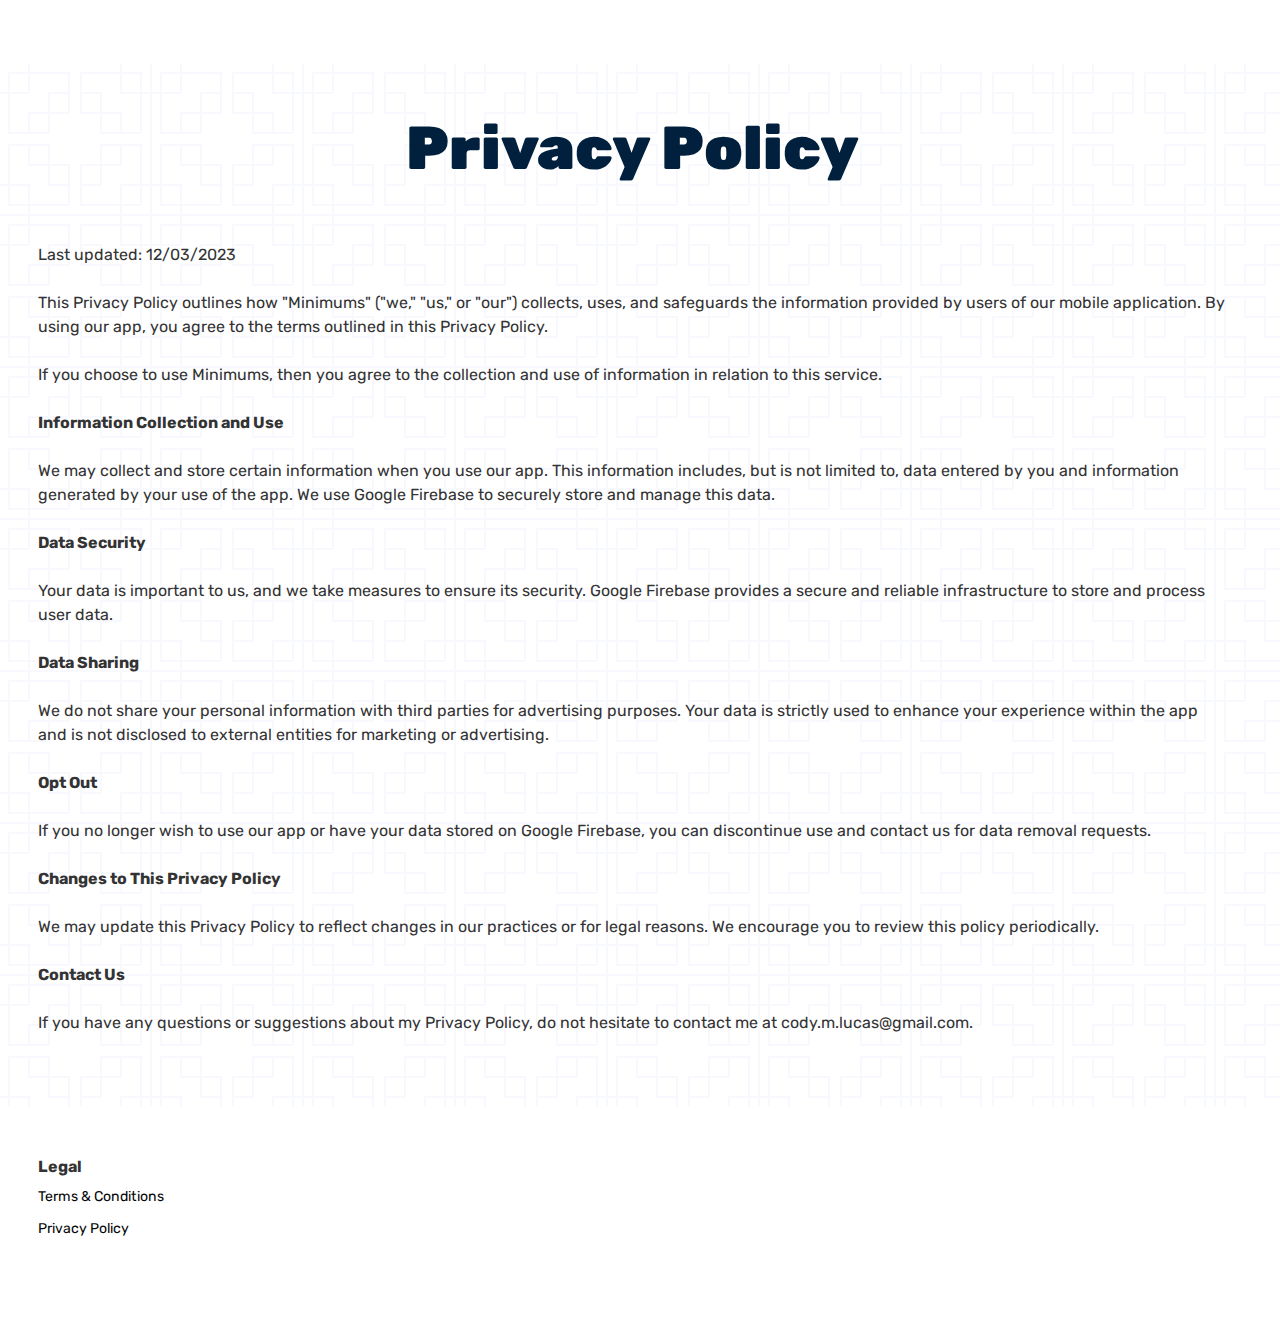
<file: privacyPolicy.html>
<!DOCTYPE html>
<html lang="en">
  <head>
    <meta charset="UTF-8" />
    <meta name="viewport" content="width=device-width, initial-scale=1.0" />
    <link rel="stylesheet" href="./style.css" />
    <link href="https://unpkg.com/aos@2.3.1/dist/aos.css" rel="stylesheet" />
    <title>Minimums - Fly the numbers</title>
  </head>
  <body>
    <header class="header">
      <div class="header__container container">
        <div class="header__text">
          <h1 class="header__legal_heading">
            <span class="highlighted">Privacy Policy</span>
          </h1>
          <p class="header__legal_text">
<br><br>Last updated: 12/03/2023<br><br>

This Privacy Policy outlines how "Minimums" ("we," "us," or "our") collects, uses, and safeguards the information provided by users of our mobile application. By using our app, you agree to the terms outlined in this Privacy Policy.<br><br>

If you choose to use Minimums, then you agree to the collection and use of information in relation to this service.<br><br>

<strong>Information Collection and Use</strong><br><br>

We may collect and store certain information when you use our app. This information includes, but is not limited to, data entered by you and information generated by your use of the app. We use Google Firebase to securely store and manage this data.<br><br>


<strong>Data Security</strong><br><br>

Your data is important to us, and we take measures to ensure its security. Google Firebase provides a secure and reliable infrastructure to store and process user data.<br><br>

<strong>Data Sharing</strong><br><br>

We do not share your personal information with third parties for advertising purposes. Your data is strictly used to enhance your experience within the app and is not disclosed to external entities for marketing or advertising.<br><br>

<strong>Opt Out</strong><br><br>

If you no longer wish to use our app or have your data stored on Google Firebase, you can discontinue use and contact us for data removal requests.<br><br>

<strong>Changes to This Privacy Policy</strong><br><br>

We may update this Privacy Policy to reflect changes in our practices or for legal reasons. We encourage you to review this policy periodically.<br><br>

<strong>Contact Us</strong><br><br>

If you have any questions or suggestions about my Privacy Policy, do not hesitate to contact me at cody.m.lucas@gmail.com.<br><br>
          </p>
        </div>
      </div>
    </header>

    <footer class="section footer">
      <section class="footer__container container">
        <!--<article class="footer__links">
          <p class="footer__links-heading">Product</p>
          <ul class="footer__links-list">
            <li class="footer__links-item">
              <a href="#" class="footer__link">Product</a>
            </li>
            <li class="footer__links-item">
              <a href="#" class="footer__link">Product</a>
            </li>
            <li class="footer__links-item">
              <a href="#" class="footer__link">Product</a>
            </li>
            <li class="footer__links-item">
              <a href="#" class="footer__link">Product</a>
            </li>
          </ul>
        </article>-->

      <!--  <article class="footer__links">
          <p class="footer__links-heading">Company</p>
          <ul class="footer__links-list">
            <li class="footer__links-item">
              <a href="#" class="footer__link">About Us</a>
            </li>
            <li class="footer__links-item">
              <a href="#" class="footer__link">Careers</a>
            </li>
            <li class="footer__links-item">
              <a href="#" class="footer__link">Write for us</a>
            </li>
            <li class="footer__links-item">
              <a href="#" class="footer__link">Team</a>
            </li>
          </ul>
        </article> -->

        <article class="footer__links">
          <p class="footer__links-heading">Legal</p>
          <ul class="footer__links-list">
            <li class="footer__links-item">
              <a href="https://cmlucas.github.io/minimums/toc.html" class="footer__link">Terms & Conditions</a>
            </li>
            <li class="footer__links-item">
              <a href="https://cmlucas.github.io/minimums/privacyPolicy.html" class="footer__link">Privacy Policy</a>
            </li>
          </ul>
        </article>
      </section>
    </footer>

    <script src="https://unpkg.com/aos@2.3.1/dist/aos.js"></script>

    <script>
      var hamburger = document.querySelector(".nav__hamburger");
      var body = document.querySelector("body");
      var mobileNavigation = document.querySelector(".nav__mobile-nav");

      AOS.init();

      function toggleMobileNav(e) {
        body.classList.toggle("mobile-nav-open");
      }

      function isModalOpen() {
        return body.classList.contains("mobile-nav-open") ? true : false;
      }

      // FIXME: Find a better way to close modal when body is clicked
      function closeMobileMenu(e) {
        console.log(
          e.target.classList.contains("nav__mobiile-item") ||
            e.target.classList.contains("nav__hamburger") ||
            e.target.classList.contains("nav__container")
        );
        if (
          isModalOpen() &&
          (e.target.classList.contains("nav__mobiile-item") ||
            e.target.classList.contains("nav__hamburger"))
        )
          return;

        body.classList.remove("mobile-nav-open");
      }

      window.addEventListener("click", closeMobileMenu);

      hamburger.addEventListener("click", toggleMobileNav);
    </script>
  </body>
</html>
</file>
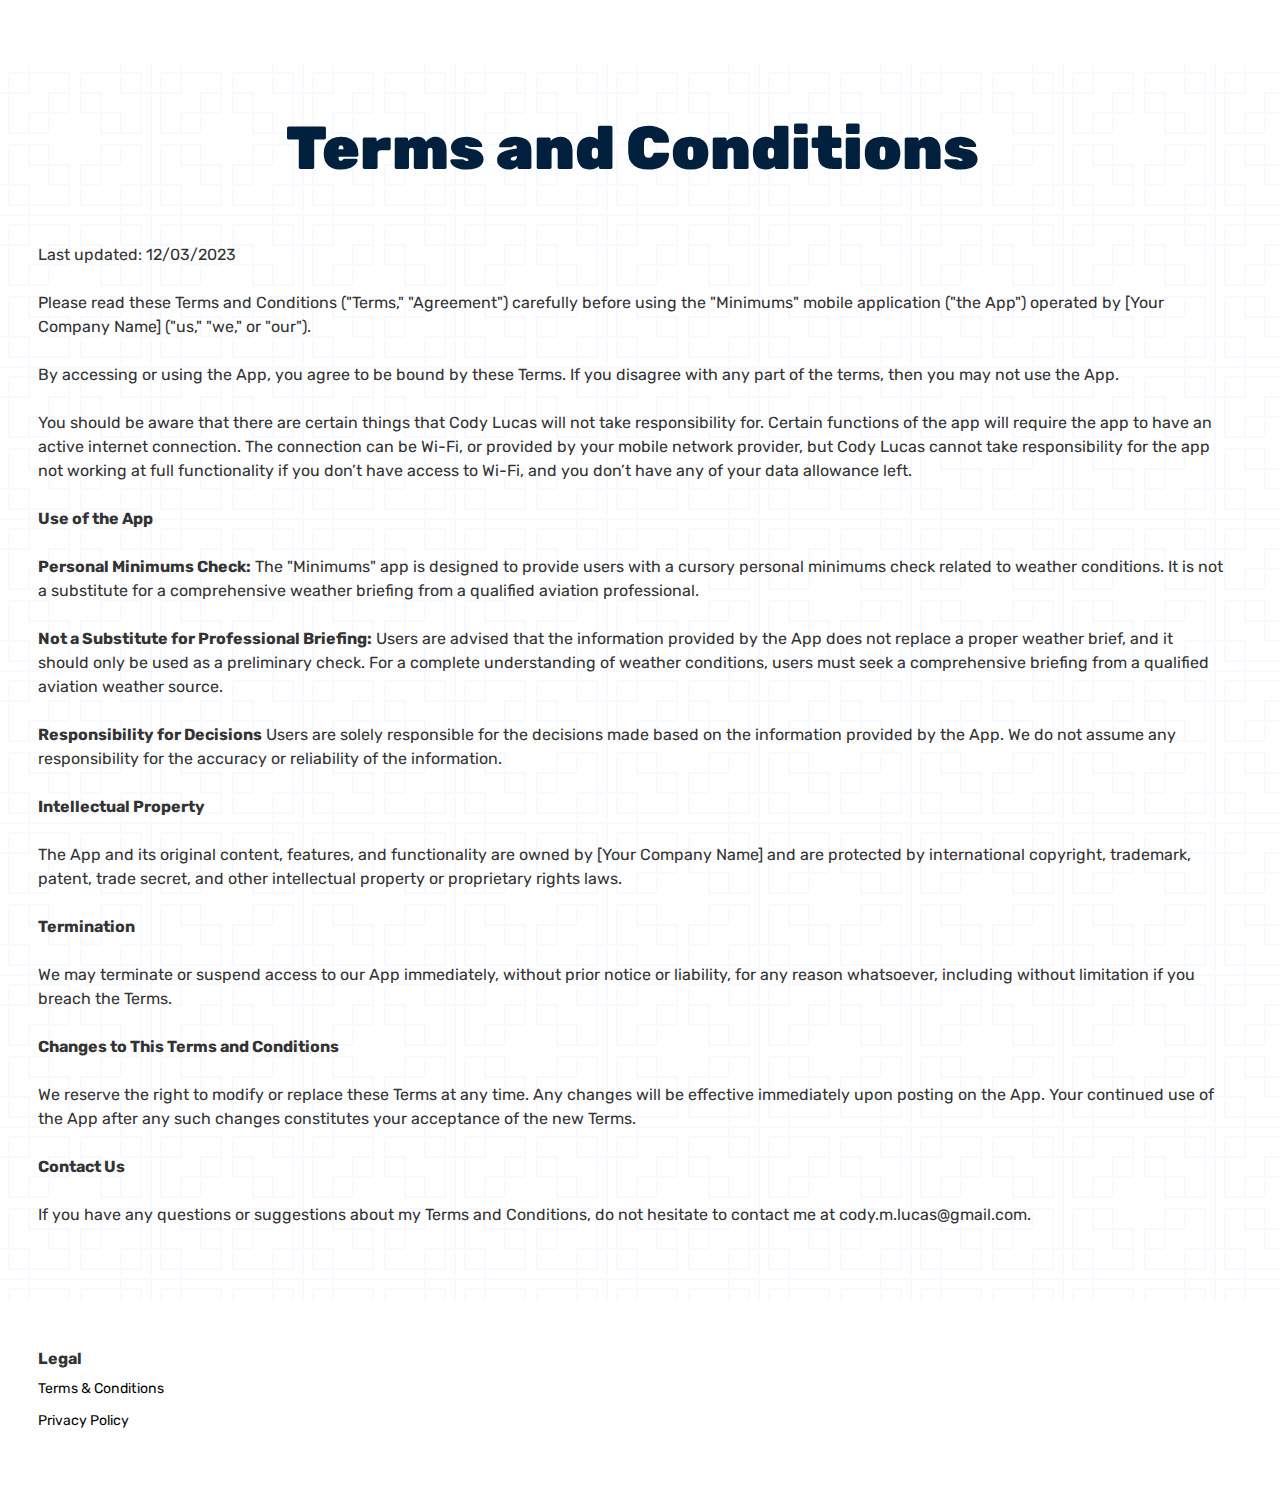
<file: toc.html>
<!DOCTYPE html>
<html lang="en">
  <head>
    <meta charset="UTF-8" />
    <meta name="viewport" content="width=device-width, initial-scale=1.0" />
    <link rel="stylesheet" href="./style.css" />
    <link href="https://unpkg.com/aos@2.3.1/dist/aos.css" rel="stylesheet" />
    <title>Minimums - Fly the numbers</title>
  </head>
  <body>
    <header class="header">
      <div class="header__container container">
        <div class="header__text">
          <h1 class="header__legal_heading">
            <span class="highlighted">Terms and Conditions</span>
          </h1>
          <p class="header__legal_text">
<br><br>Last updated: 12/03/2023<br><br>

Please read these Terms and Conditions ("Terms," "Agreement") carefully before using the "Minimums" mobile application ("the App") operated by [Your Company Name] ("us," "we," or "our").<br><br>

By accessing or using the App, you agree to be bound by these Terms. If you disagree with any part of the terms, then you may not use the App.<br><br>

You should be aware that there are certain things that Cody Lucas will not take responsibility for. Certain functions of the app will require the app to have an active internet connection. The connection can be Wi-Fi, or provided by your mobile network provider, but Cody Lucas cannot take responsibility for the app not working at full functionality if you don’t have access to Wi-Fi, and you don’t have any of your data allowance left.<br><br>

<strong>Use of the App</strong><br><br>

<strong>Personal Minimums Check:</strong> The "Minimums" app is designed to provide users with a cursory personal minimums check related to weather conditions. It is not a substitute for a comprehensive weather briefing from a qualified aviation professional.<br><br>

<strong>Not a Substitute for Professional Briefing:</strong> Users are advised that the information provided by the App does not replace a proper weather brief, and it should only be used as a preliminary check. For a complete understanding of weather conditions, users must seek a comprehensive briefing from a qualified aviation weather source.<br><br>

<strong>Responsibility for Decisions</strong> Users are solely responsible for the decisions made based on the information provided by the App. We do not assume any responsibility for the accuracy or reliability of the information.<br><br>

<strong>Intellectual Property</strong><br><br>

The App and its original content, features, and functionality are owned by [Your Company Name] and are protected by international copyright, trademark, patent, trade secret, and other intellectual property or proprietary rights laws.<br><br>

<strong>Termination</strong><br><br>

We may terminate or suspend access to our App immediately, without prior notice or liability, for any reason whatsoever, including without limitation if you breach the Terms.<br><br>

<strong>Changes to This Terms and Conditions</strong><br><br>

We reserve the right to modify or replace these Terms at any time. Any changes will be effective immediately upon posting on the App. Your continued use of the App after any such changes constitutes your acceptance of the new Terms.<br><br>

<strong>Contact Us</strong><br><br>

If you have any questions or suggestions about my Terms and Conditions, do not hesitate to contact me at cody.m.lucas@gmail.com.<br><br>
          </p>
        </div>
      </div>
    </header>

    <footer class="section footer">
      <section class="footer__container container">
        <!--<article class="footer__links">
          <p class="footer__links-heading">Product</p>
          <ul class="footer__links-list">
            <li class="footer__links-item">
              <a href="#" class="footer__link">Product</a>
            </li>
            <li class="footer__links-item">
              <a href="#" class="footer__link">Product</a>
            </li>
            <li class="footer__links-item">
              <a href="#" class="footer__link">Product</a>
            </li>
            <li class="footer__links-item">
              <a href="#" class="footer__link">Product</a>
            </li>
          </ul>
        </article>-->

      <!--  <article class="footer__links">
          <p class="footer__links-heading">Company</p>
          <ul class="footer__links-list">
            <li class="footer__links-item">
              <a href="#" class="footer__link">About Us</a>
            </li>
            <li class="footer__links-item">
              <a href="#" class="footer__link">Careers</a>
            </li>
            <li class="footer__links-item">
              <a href="#" class="footer__link">Write for us</a>
            </li>
            <li class="footer__links-item">
              <a href="#" class="footer__link">Team</a>
            </li>
          </ul>
        </article> -->

        <article class="footer__links">
          <p class="footer__links-heading">Legal</p>
          <ul class="footer__links-list">
            <li class="footer__links-item">
              <a href="https://cmlucas.github.io/minimums/toc.html" class="footer__link">Terms & Conditions</a>
            </li>
            <li class="footer__links-item">
              <a href="https://cmlucas.github.io/minimums/privacyPolicy.html" class="footer__link">Privacy Policy</a>
            </li>
          </ul>
        </article>
      </section>
    </footer>

    <script src="https://unpkg.com/aos@2.3.1/dist/aos.js"></script>

    <script>
      var hamburger = document.querySelector(".nav__hamburger");
      var body = document.querySelector("body");
      var mobileNavigation = document.querySelector(".nav__mobile-nav");

      AOS.init();

      function toggleMobileNav(e) {
        body.classList.toggle("mobile-nav-open");
      }

      function isModalOpen() {
        return body.classList.contains("mobile-nav-open") ? true : false;
      }

      // FIXME: Find a better way to close modal when body is clicked
      function closeMobileMenu(e) {
        console.log(
          e.target.classList.contains("nav__mobiile-item") ||
            e.target.classList.contains("nav__hamburger") ||
            e.target.classList.contains("nav__container")
        );
        if (
          isModalOpen() &&
          (e.target.classList.contains("nav__mobiile-item") ||
            e.target.classList.contains("nav__hamburger"))
        )
          return;

        body.classList.remove("mobile-nav-open");
      }

      window.addEventListener("click", closeMobileMenu);

      hamburger.addEventListener("click", toggleMobileNav);
    </script>
  </body>
</html>
</file>
<file: style.css>
@import url("https://fonts.googleapis.com/css2?family=Rubik:wght@400;700&display=swap");

/* General */
*,
*::after,
*::before {
  margin: 0;
  padding: 0;
  box-sizing: border-box;
}
:focus {
  outline: 3px dotted var(--prim-color);
}

:root {
  --nav-shadow: 0 1px 4px rgba(178, 178, 178, 0.25);
  --black: #000;
  --black-light: #050505;
  --black-lighter: #4d4d4d;
  --white: #fff;
  --prim-color: #00203D;
  --prim-color-shade1: #15A9C1;
  --prim-color-shade2: #7394FF;
  --border-radius: 4px;
  --grey-background: #f1ecec;
  --prim-color-1: #00203D;

  --tablet: 769px;
  --small-laptop: 1024px;
  --laptop: 1336px;
  --large-laptop: 1920px;
}

html {
  font-size: 16px;
  color: #333333;
  font-family: "Rubik", sans-serif, -apple-system, BlinkMacSystemFont,
    "Segoe UI", Roboto, Oxygen, Ubuntu, Cantarell, "Open Sans", "Helvetica Neue",
    sans-serif;
  line-height: 1.5;
}

a {
  text-decoration: underline;
  color: var(--prim-color);
  position: relative;
  display: inline-block;
  transition: 0.25s transform;
}
a:hover {
  text-decoration: underline;
}
a.btn:hover,
a.btn:focus {
  transform: translateY(-2px);
  box-shadow: 0 4px 4px rgba(0, 0, 0, 0.12);
}
.with-arrow {
  text-decoration: none;
}
.with-arrow:hover {
  text-decoration: none;
}
.with-arrow::after {
  content: "";
  background-image: url("./imgs/chevrons-right.svg");
  height: 20px;
  width: 20px;
  position: absolute;
  display: inline-block;
  transition: 0.25s transform;
}
.with-arrow:hover::after {
  transform: translateX(5px);
}
p,
ul,
ol,
li {
  margin-bottom: 1em;
}
h1,
h2,
h3,
h4 {
  font-weight: 900;
  line-height: 1.13;
  margin-bottom: 0.2em;
  color: currentColor;
}
h1 {
  font-size: 2.5em;
  letter-spacing: 0;
}
h2 {
  font-size: 1.88em;
}
img {
  width: 65%;
}
body {
  margin-top: 4em;
  overflow-x: hidden;
}

hr {
  border: 0;
  border-bottom: 1px solid #f1ecec;
}

.section__image {
   margin-left: 75px;
}

.container {
  padding: 0 3%;
  max-width: 1400px;
  margin: 0 auto;
}

.btnContainer {
  padding: 0 3%;
  max-width: 300px;
  margin: 0 auto;
}

.nav {
  padding: 0.625rem 0;
  box-shadow: var(--nav-shadow);
  position: fixed;
  width: 100%;
  z-index: 3;
  background: var(--white);
  top: 0;
}
.nav__container {
  display: flex;
  justify-content: space-between;
  max-width: 1800px;
}
.nav__right {
  display: flex;
  justify-content: center;
  align-items: center;
}
.nav__left {
  display: flex;
  align-items: center;
}
.nav__logo {
  margin-right: 4px;
  border-radius: 25%;
  height: 30px;
  width: 30px;
  align-items: center;
}
.nav__hamburger {
  height: 30px;
  width: 30px;
  border: 0;
  position: relative;
  cursor: pointer;
  background: inherit;
}
.nav__hamburger::after,
.nav__hamburger::before {
  content: "";
  position: absolute;
  height: 2px;
  display: block;
  width: 100%;
  margin-right: 1px;
  background: var(--black);
}
.nav__hamburger::after {
  top: 30%;
}
.nav__hamburger::before {
  bottom: 30%;
}
.nav__mobile-nav {
  display: none;
}
.nav__mobiile-item {
  list-style-type: none;
  margin: 0.5em 0 0;
  text-align: center;
}
.nav__mobiile-item:last-child {
  margin-bottom: 0;
}
.nav__mobile-link {
  text-decoration: none;
}
.nav__mobile-link:hover,
.nav__mobile-link:active {
  text-decoration: underline;
}
.nav__nav-desktop {
  display: none;
}
.nav__desktop-link {
  text-decoration: none;
}
body.mobile-nav-open .nav__mobile-nav {
  display: block;
}

.privacy {
  background-color: #ffffff;
}

/* header */
.header__container {
  display: flex;
  flex-direction: column;
  padding-top: 3.125em;
  padding-bottom: 2em;
}

/* utilty */

.header {
  background-color: #ffffff;
  background-image: url("data:image/svg+xml,%3Csvg xmlns='http://www.w3.org/2000/svg' width='152' height='152' viewBox='0 0 152 152'%3E%3Cg fill-rule='evenodd'%3E%3Cg id='temple' fill='%237394FF' fill-opacity='0.06'%3E%3Cpath d='M152 150v2H0v-2h28v-8H8v-20H0v-2h8V80h42v20h20v42H30v8h90v-8H80v-42h20V80h42v40h8V30h-8v40h-42V50H80V8h40V0h2v8h20v20h8V0h2v150zm-2 0v-28h-8v20h-20v8h28zM82 30v18h18V30H82zm20 18h20v20h18V30h-20V10H82v18h20v20zm0 2v18h18V50h-18zm20-22h18V10h-18v18zm-54 92v-18H50v18h18zm-20-18H28V82H10v38h20v20h38v-18H48v-20zm0-2V82H30v18h18zm-20 22H10v18h18v-18zm54 0v18h38v-20h20V82h-18v20h-20v20H82zm18-20H82v18h18v-18zm2-2h18V82h-18v18zm20 40v-18h18v18h-18zM30 0h-2v8H8v20H0v2h8v40h42V50h20V8H30V0zm20 48h18V30H50v18zm18-20H48v20H28v20H10V30h20V10h38v18zM30 50h18v18H30V50zm-2-40H10v18h18V10z'/%3E%3C/g%3E%3C/g%3E%3C/svg%3E");
}
.highlighted {
  color: var(--prim-color);
}
.grey-background {
  background: var(--grey-background);
}
.text-centered {
  text-align: center;
}
.prim-background {
  background: var(--prim-color);
  color: var(--white);
}

/* btns */
.btn {
  background: var(--prim-color);
  color: var(--white);
  border: 0;
  font: inherit;
  text-decoration: none;
  border-radius: var(--border-radius);
  padding: 0.6em 0.8em;
  display: block;
  line-height: 1;
  cursor: pointer;
}
.btn:hover {
  text-decoration: none;
}
.btn-group {
  display: flex;
  justify-content: space-between;
  margin-bottom: 1em;
  max-width: 13.5em;
}

.patterns-left::after,
.patterns-left::before,
.patterns-right::after,
.patterns-right::before {
  content: "";
  position: absolute;
  top: 50%;
  left: 0;
  transform-origin: left center;
  width: 10em;
  height: 6.25em;
  z-index: -10;
}
.patterns-left,
.patterns-right {
  position: absolute;
  height: 6em;
  width: 12.5em;
  top: 50%;
  transform: translateY(-50%);
  right: -10%;
  display: block;
}
.patterns-left {
  left: -10%;
}
.patterns-right {
  transform: translateY(-50%) rotate(180deg);
}
.patterns-right::after,
.patterns-right::before {
  background: #fff;
}

.patterns-left::before,
.patterns-right::before {
  background: var(--prim-color-shade1);
  transform: translateY(-50%) rotate(35deg);
}
.patterns-left::after,
.patterns-right::after {
  background: var(--prim-color-shade2);
  transform: translateY(-50%) rotate(-35deg);
}
.cta .btn-group {
  margin: 0 auto;
}
.cta .btn {
  border: 1px solid #fff;
}
.btn-group > .btn:not(:last-child) {
  margin-right: 0.5em;
}
.btn.btn-secondary {
  color: var(--prim-color);
  border: 1px solid var(--prim-color);
  background: var(--white);
}

/* sections */
.section {
  padding: 3em 0 2em;
}
.section__heading-small {
  font-size: 0.88rem;
  display: block;
  text-transform: uppercase;
  font-weight: 400;
  margin-bottom: 0.62em;
}
.section__text-content {
  margin-bottom: 1.25em;
}
.cta__container {
  z-index: 1;
  position: relative;
}
.section__text {
  margin-bottom: 0.5em;
}
.section__container {
  display: flex;
  flex-direction: column;
}
.features {
  display: flex;
  margin: 0 auto;
  flex-direction: column;
}
.features .section__heading {
  margin-bottom: 1.5em;
}
.features__feature-text {
  margin-bottom: 0.5em;
  color: #4d4d4d;
}
.features__feature {
  max-width: 350px;
  margin: 0 auto 3em;
}
.features__icon {
  background: var(--prim-color-1);
  height: 50px;
  width: 50px;
  display: flex;
  border-radius: 100%;
  margin: 0 auto 0.75em;
}
.features .section__container {
  display: block;
}
.features__feather-video {
  margin: auto;
  stroke-width: 2px;
  color: var(--prim-color);
}

.header__text-text,
.section__text {
  max-width: 400px;
}

.header__legal_text {
  align-items: center;
}

.header__legal_heading {
  align-items: center;
  text-align: center;
}

.cta {
  color: #fff;
  padding: 4em 0;
  overflow: hidden;
  position: relative;
}

/* Footer */
.footer ul,
.footer ol {
  list-style: none;
}
.footer__links-heading {
  font-weight: bold;
}
.footer__links-item {
  margin-bottom: 0.5em;
}
.footer__container {
  display: flex;
  flex-wrap: wrap;
}
.footer__links {
  flex: 1 1 150px;
  margin-bottom: 2.5em;
}
.footer__links-heading {
  margin-bottom: 0.3em;
}
.footer__link {
  font-size: 0.88em;
  text-decoration: none;
  color: var(--black-light);
}
.footer__links-list {
  margin-bottom: 0.2em;
}

@media screen and (min-width: 769px) {
  .header__container {
    align-items: center;
  }
  .header__container div:first-child {
    margin-right: 1em;
  }
  .header__container,
  .section__container {
    flex-direction: row;
  }
  .header__container > *,
  .section__container > * {
    flex: 1;
  }
  .section__container {
    align-items: center;
  }

  .features {
    flex-direction: row;
    justify-content: space-around;
    flex-wrap: wrap;
  }
  .features__feature {
    flex: 0 45%;
  }
  .nav__hamburger {
    display: none;
  }
  .nav__nav-desktop {
    display: flex;
    align-items: center;
    list-style-type: none;
    margin-bottom: 0;
  }
  .nav__desktop-item {
    margin: 0 0.25em;
  }
  .speed .section__text-content {
    order: 2;
  }
  .speed .section__img {
    margin-right: 1.5em;
  }
  .img-screen-ui {
    width: 500px;
    display: block;
    margin: 0 auto;
  }
  .patterns-left {
    left: 0;
  }
  .patterns-right {
    right: 0;
  }
}

@media screen and (min-width: 1024px) {
  .features__feature {
    flex: 0 30%;
  }
  h1 {
    font-size: 3.8em;
  }
  h2 {
    font-size: 3em;
  }
}

@media screen and (min-width: 1366px) {
  :root {
    font-size: 18px;
  }
  /* h1 {
    font-size: 4.3em;
  }
  h2 {
    font-size: 3.5em;
  } */
}
</file>
